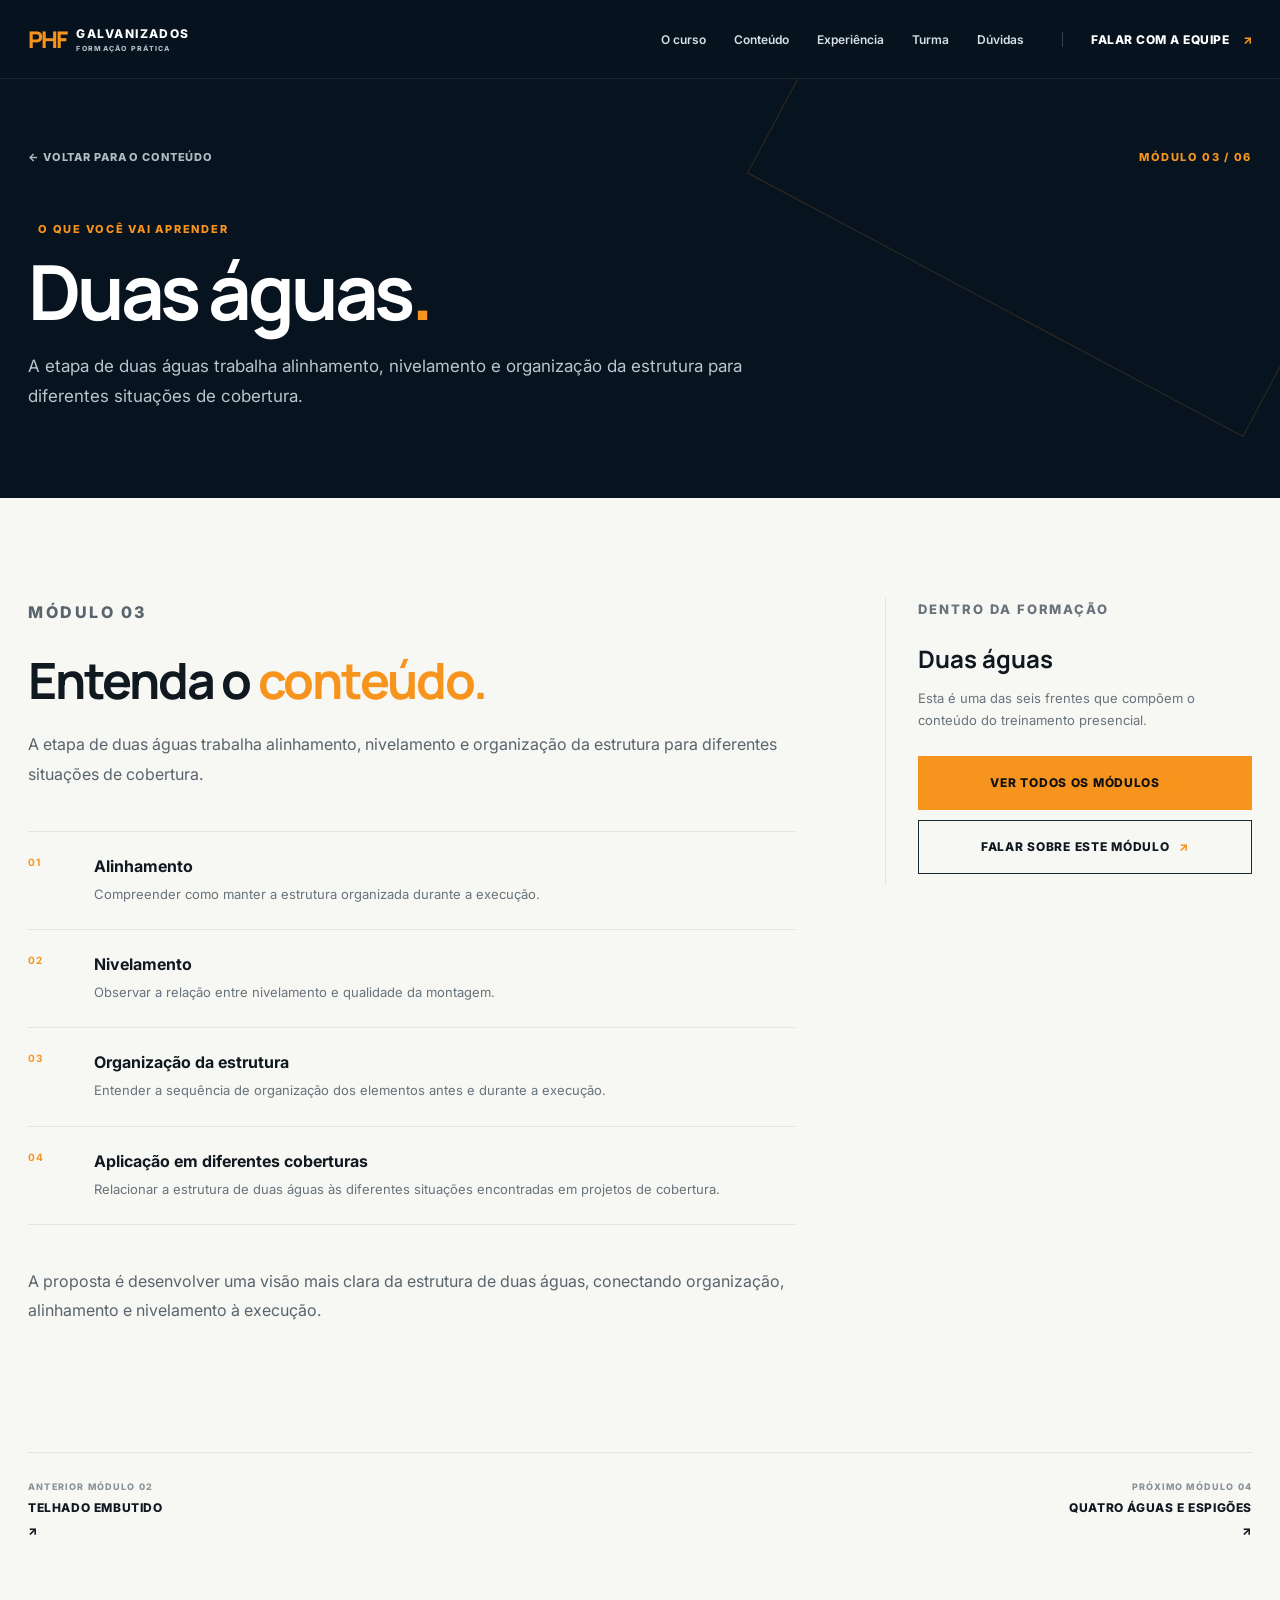
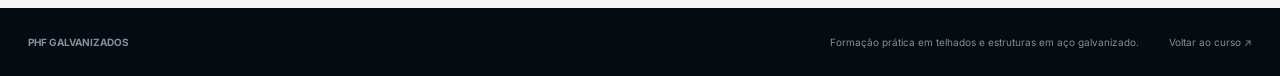
<file: conteudos/duas-aguas.html>
<!doctype html>
<html lang="pt-BR">
<head>
<meta charset="utf-8"><meta name="viewport" content="width=device-width, initial-scale=1">
<meta name="theme-color" content="#07131f">
<title>Duas águas | Curso de Telhados e Estruturas em Aço Galvanizado</title>
<meta name="description" content="Conheça em detalhes o módulo Duas águas do curso presencial de Telhados e Estruturas em Aço Galvanizado.">
<link rel="icon" href="data:image/svg+xml,%3Csvg xmlns='http://www.w3.org/2000/svg' viewBox='0 0 100 100'%3E%3Crect width='100' height='100' fill='%2307131f'/%3E%3Cpath d='M18 68 48 22l34 46H65L49 45 34 68z' fill='%23f7941d'/%3E%3C/svg%3E">
<link rel="preconnect" href="https://fonts.googleapis.com"><link rel="preconnect" href="https://fonts.gstatic.com" crossorigin>
<link href="https://fonts.googleapis.com/css2?family=Inter:wght@400;500;600;700;800&family=Manrope:wght@500;600;700;800&display=swap" rel="stylesheet">
<link rel="stylesheet" href="../css/style.css"><link rel="stylesheet" href="../css/module-detail.css">
</head>
<body class="module-detail-page">
<a class="skip-link" href="#conteudo-principal">Pular para o conteúdo</a>
<header class="site-header is-scrolled" id="site-header"><div class="header-inner container">
<a class="wordmark" href="../index.html" aria-label="Voltar para a página principal"><span class="wordmark-mark">PHF</span><span class="wordmark-text">GALVANIZADOS<small>FORMAÇÃO PRÁTICA</small></span></a>
<nav class="main-nav" aria-label="Navegação principal"><a href="../index.html#curso">O curso</a><a href="../index.html#conteudo">Conteúdo</a><a href="../index.html#experiencia">Experiência</a><a href="../index.html#turma">Turma</a><a href="../index.html#faq">Dúvidas</a></nav>
<a class="header-cta" href="https://wa.me/5514981007450?text=Ol%C3%A1%21%20Tenho%20interesse%20no%20curso%20de%20Telhados%20e%20Estruturas%20em%20A%C3%A7o%20Galvanizado." target="_blank" rel="noopener">Falar com a equipe <span>↗</span></a>
</div></header>
<main id="conteudo-principal">
<section class="module-detail-header"><div class="container">
<div class="detail-top"><a class="detail-back" href="../index.html#conteudo">← Voltar para o conteúdo</a><span class="detail-index">MÓDULO 03 / 06</span></div>
<div class="detail-hero-copy"><p class="eyebrow"><span></span>O que você vai aprender</p><h1>Duas águas<em>.</em></h1><p>A etapa de duas águas trabalha alinhamento, nivelamento e organização da estrutura para diferentes situações de cobertura.</p></div>
</div></section>
<section class="detail-content"><div class="container detail-grid">
<div class="detail-main"><p class="eyebrow">Módulo 03</p><h2>Entenda o <span>conteúdo.</span></h2><p>A etapa de duas águas trabalha alinhamento, nivelamento e organização da estrutura para diferentes situações de cobertura.</p><div class="detail-list"><div class="detail-list-item"><b>01</b><div><strong>Alinhamento</strong><p>Compreender como manter a estrutura organizada durante a execução.</p></div></div><div class="detail-list-item"><b>02</b><div><strong>Nivelamento</strong><p>Observar a relação entre nivelamento e qualidade da montagem.</p></div></div><div class="detail-list-item"><b>03</b><div><strong>Organização da estrutura</strong><p>Entender a sequência de organização dos elementos antes e durante a execução.</p></div></div><div class="detail-list-item"><b>04</b><div><strong>Aplicação em diferentes coberturas</strong><p>Relacionar a estrutura de duas águas às diferentes situações encontradas em projetos de cobertura.</p></div></div></div><p style="margin-top:42px">A proposta é desenvolver uma visão mais clara da estrutura de duas águas, conectando organização, alinhamento e nivelamento à execução.</p></div>
<aside class="detail-aside"><p class="detail-aside-label">Dentro da formação</p><h3>Duas águas</h3><p>Esta é uma das seis frentes que compõem o conteúdo do treinamento presencial.</p><a class="button button-orange" href="../index.html#conteudo">Ver todos os módulos <span>↗</span></a><a class="button button-outline-dark" href="https://wa.me/5514981007450?text=Ol%C3%A1%21%20Quero%20saber%20mais%20sobre%20o%20m%C3%B3dulo%2003%20-%20Duas águas." target="_blank" rel="noopener">Falar sobre este módulo <span>↗</span></a></aside>
</div></section>
<div class="container detail-navigation"><a class="detail-nav-link " href="telhado-embutido.html"><small>Anterior módulo 02</small>Telhado embutido <span>↗</span></a><a class="detail-nav-link next" href="quatro-aguas-e-espigoes.html"><small>Próximo módulo 04</small>Quatro águas e espigões <span>↗</span></a></div>
</main>
<footer class="footer"><div class="container footer-inner"><div class="footer-mark"><strong>PHF GALVANIZADOS</strong></div><span>Formação prática em telhados e estruturas em aço galvanizado.</span><a href="../index.html#conteudo">Voltar ao curso ↗</a></div></footer>
</body></html>
</file>
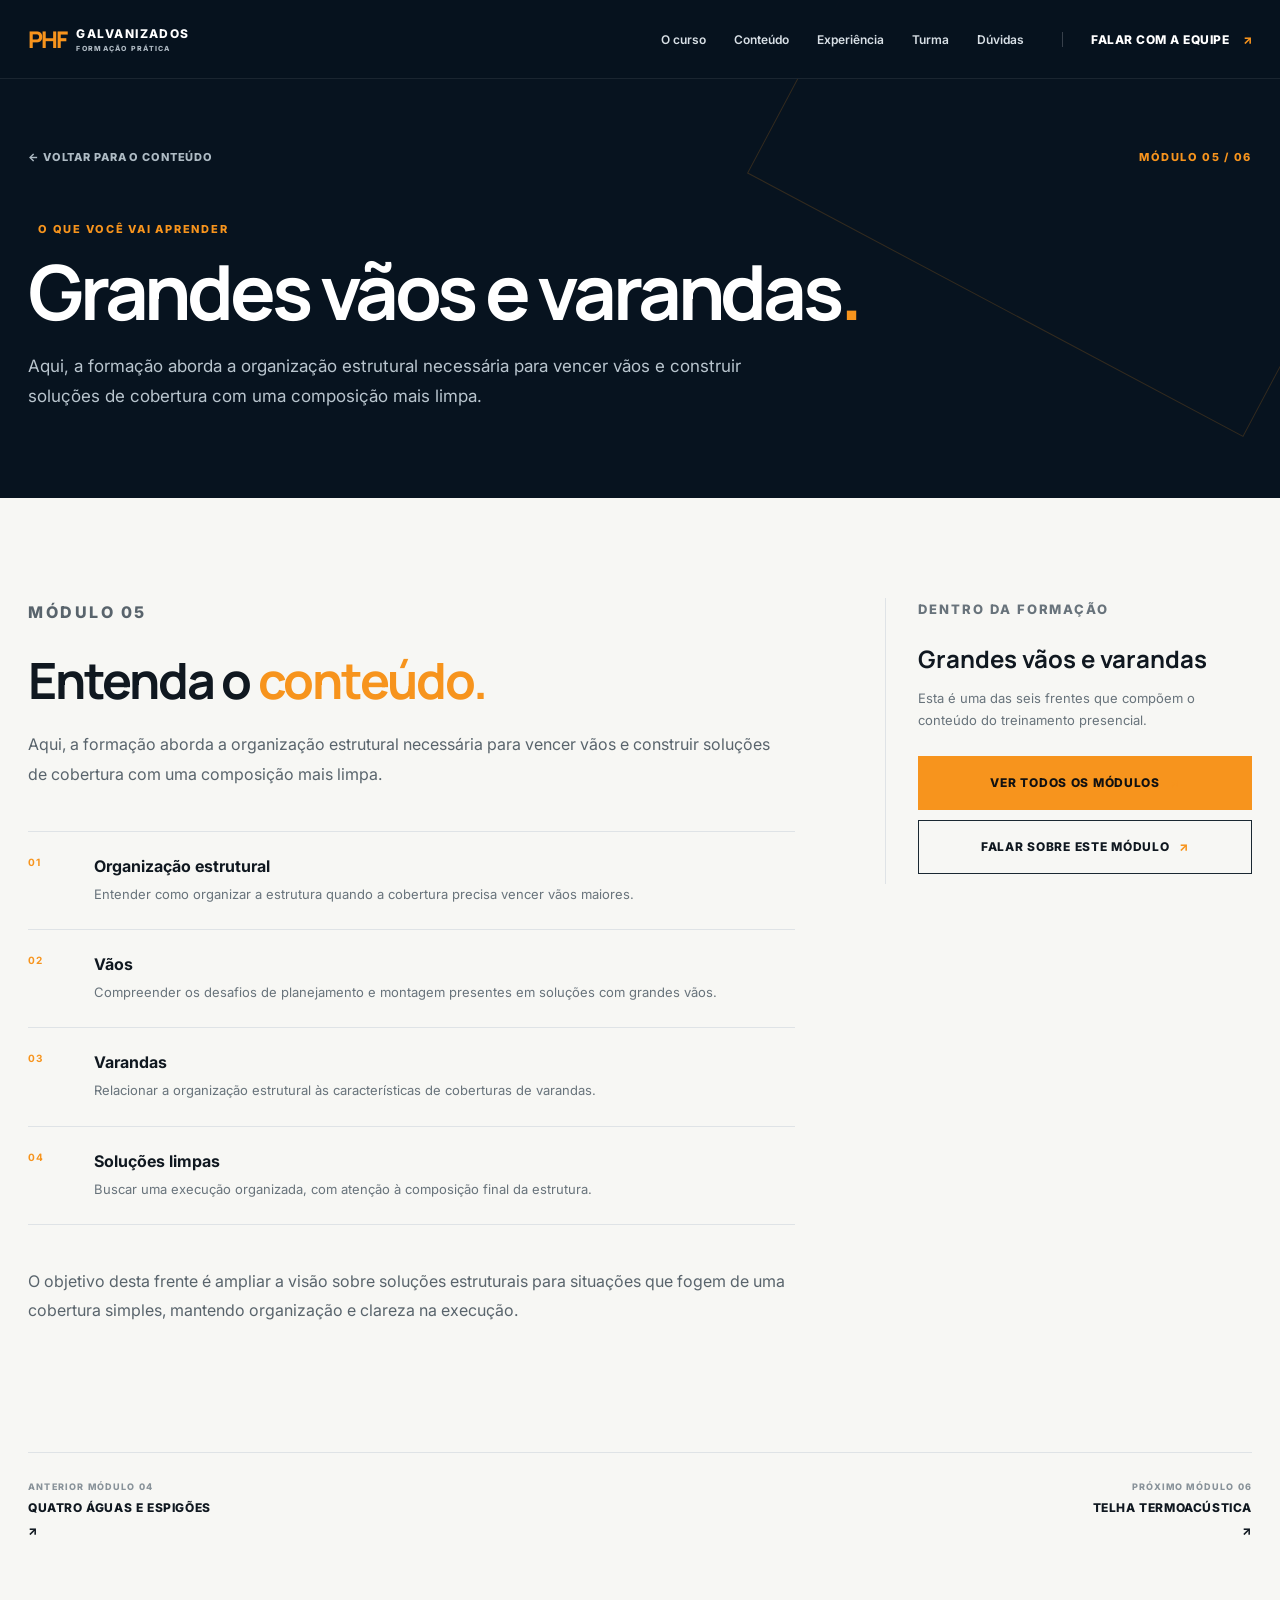
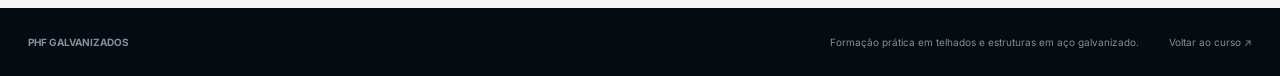
<file: conteudos/grandes-vaos-e-varandas.html>
<!doctype html>
<html lang="pt-BR">
<head>
<meta charset="utf-8"><meta name="viewport" content="width=device-width, initial-scale=1">
<meta name="theme-color" content="#07131f">
<title>Grandes vãos e varandas | Curso de Telhados e Estruturas em Aço Galvanizado</title>
<meta name="description" content="Conheça em detalhes o módulo Grandes vãos e varandas do curso presencial de Telhados e Estruturas em Aço Galvanizado.">
<link rel="icon" href="data:image/svg+xml,%3Csvg xmlns='http://www.w3.org/2000/svg' viewBox='0 0 100 100'%3E%3Crect width='100' height='100' fill='%2307131f'/%3E%3Cpath d='M18 68 48 22l34 46H65L49 45 34 68z' fill='%23f7941d'/%3E%3C/svg%3E">
<link rel="preconnect" href="https://fonts.googleapis.com"><link rel="preconnect" href="https://fonts.gstatic.com" crossorigin>
<link href="https://fonts.googleapis.com/css2?family=Inter:wght@400;500;600;700;800&family=Manrope:wght@500;600;700;800&display=swap" rel="stylesheet">
<link rel="stylesheet" href="../css/style.css"><link rel="stylesheet" href="../css/module-detail.css">
</head>
<body class="module-detail-page">
<a class="skip-link" href="#conteudo-principal">Pular para o conteúdo</a>
<header class="site-header is-scrolled" id="site-header"><div class="header-inner container">
<a class="wordmark" href="../index.html" aria-label="Voltar para a página principal"><span class="wordmark-mark">PHF</span><span class="wordmark-text">GALVANIZADOS<small>FORMAÇÃO PRÁTICA</small></span></a>
<nav class="main-nav" aria-label="Navegação principal"><a href="../index.html#curso">O curso</a><a href="../index.html#conteudo">Conteúdo</a><a href="../index.html#experiencia">Experiência</a><a href="../index.html#turma">Turma</a><a href="../index.html#faq">Dúvidas</a></nav>
<a class="header-cta" href="https://wa.me/5514981007450?text=Ol%C3%A1%21%20Tenho%20interesse%20no%20curso%20de%20Telhados%20e%20Estruturas%20em%20A%C3%A7o%20Galvanizado." target="_blank" rel="noopener">Falar com a equipe <span>↗</span></a>
</div></header>
<main id="conteudo-principal">
<section class="module-detail-header"><div class="container">
<div class="detail-top"><a class="detail-back" href="../index.html#conteudo">← Voltar para o conteúdo</a><span class="detail-index">MÓDULO 05 / 06</span></div>
<div class="detail-hero-copy"><p class="eyebrow"><span></span>O que você vai aprender</p><h1>Grandes vãos e varandas<em>.</em></h1><p>Aqui, a formação aborda a organização estrutural necessária para vencer vãos e construir soluções de cobertura com uma composição mais limpa.</p></div>
</div></section>
<section class="detail-content"><div class="container detail-grid">
<div class="detail-main"><p class="eyebrow">Módulo 05</p><h2>Entenda o <span>conteúdo.</span></h2><p>Aqui, a formação aborda a organização estrutural necessária para vencer vãos e construir soluções de cobertura com uma composição mais limpa.</p><div class="detail-list"><div class="detail-list-item"><b>01</b><div><strong>Organização estrutural</strong><p>Entender como organizar a estrutura quando a cobertura precisa vencer vãos maiores.</p></div></div><div class="detail-list-item"><b>02</b><div><strong>Vãos</strong><p>Compreender os desafios de planejamento e montagem presentes em soluções com grandes vãos.</p></div></div><div class="detail-list-item"><b>03</b><div><strong>Varandas</strong><p>Relacionar a organização estrutural às características de coberturas de varandas.</p></div></div><div class="detail-list-item"><b>04</b><div><strong>Soluções limpas</strong><p>Buscar uma execução organizada, com atenção à composição final da estrutura.</p></div></div></div><p style="margin-top:42px">O objetivo desta frente é ampliar a visão sobre soluções estruturais para situações que fogem de uma cobertura simples, mantendo organização e clareza na execução.</p></div>
<aside class="detail-aside"><p class="detail-aside-label">Dentro da formação</p><h3>Grandes vãos e varandas</h3><p>Esta é uma das seis frentes que compõem o conteúdo do treinamento presencial.</p><a class="button button-orange" href="../index.html#conteudo">Ver todos os módulos <span>↗</span></a><a class="button button-outline-dark" href="https://wa.me/5514981007450?text=Ol%C3%A1%21%20Quero%20saber%20mais%20sobre%20o%20m%C3%B3dulo%2005%20-%20Grandes vãos e varandas." target="_blank" rel="noopener">Falar sobre este módulo <span>↗</span></a></aside>
</div></section>
<div class="container detail-navigation"><a class="detail-nav-link " href="quatro-aguas-e-espigoes.html"><small>Anterior módulo 04</small>Quatro águas e espigões <span>↗</span></a><a class="detail-nav-link next" href="telha-termoacustica.html"><small>Próximo módulo 06</small>Telha termoacústica <span>↗</span></a></div>
</main>
<footer class="footer"><div class="container footer-inner"><div class="footer-mark"><strong>PHF GALVANIZADOS</strong></div><span>Formação prática em telhados e estruturas em aço galvanizado.</span><a href="../index.html#conteudo">Voltar ao curso ↗</a></div></footer>
</body></html>
</file>
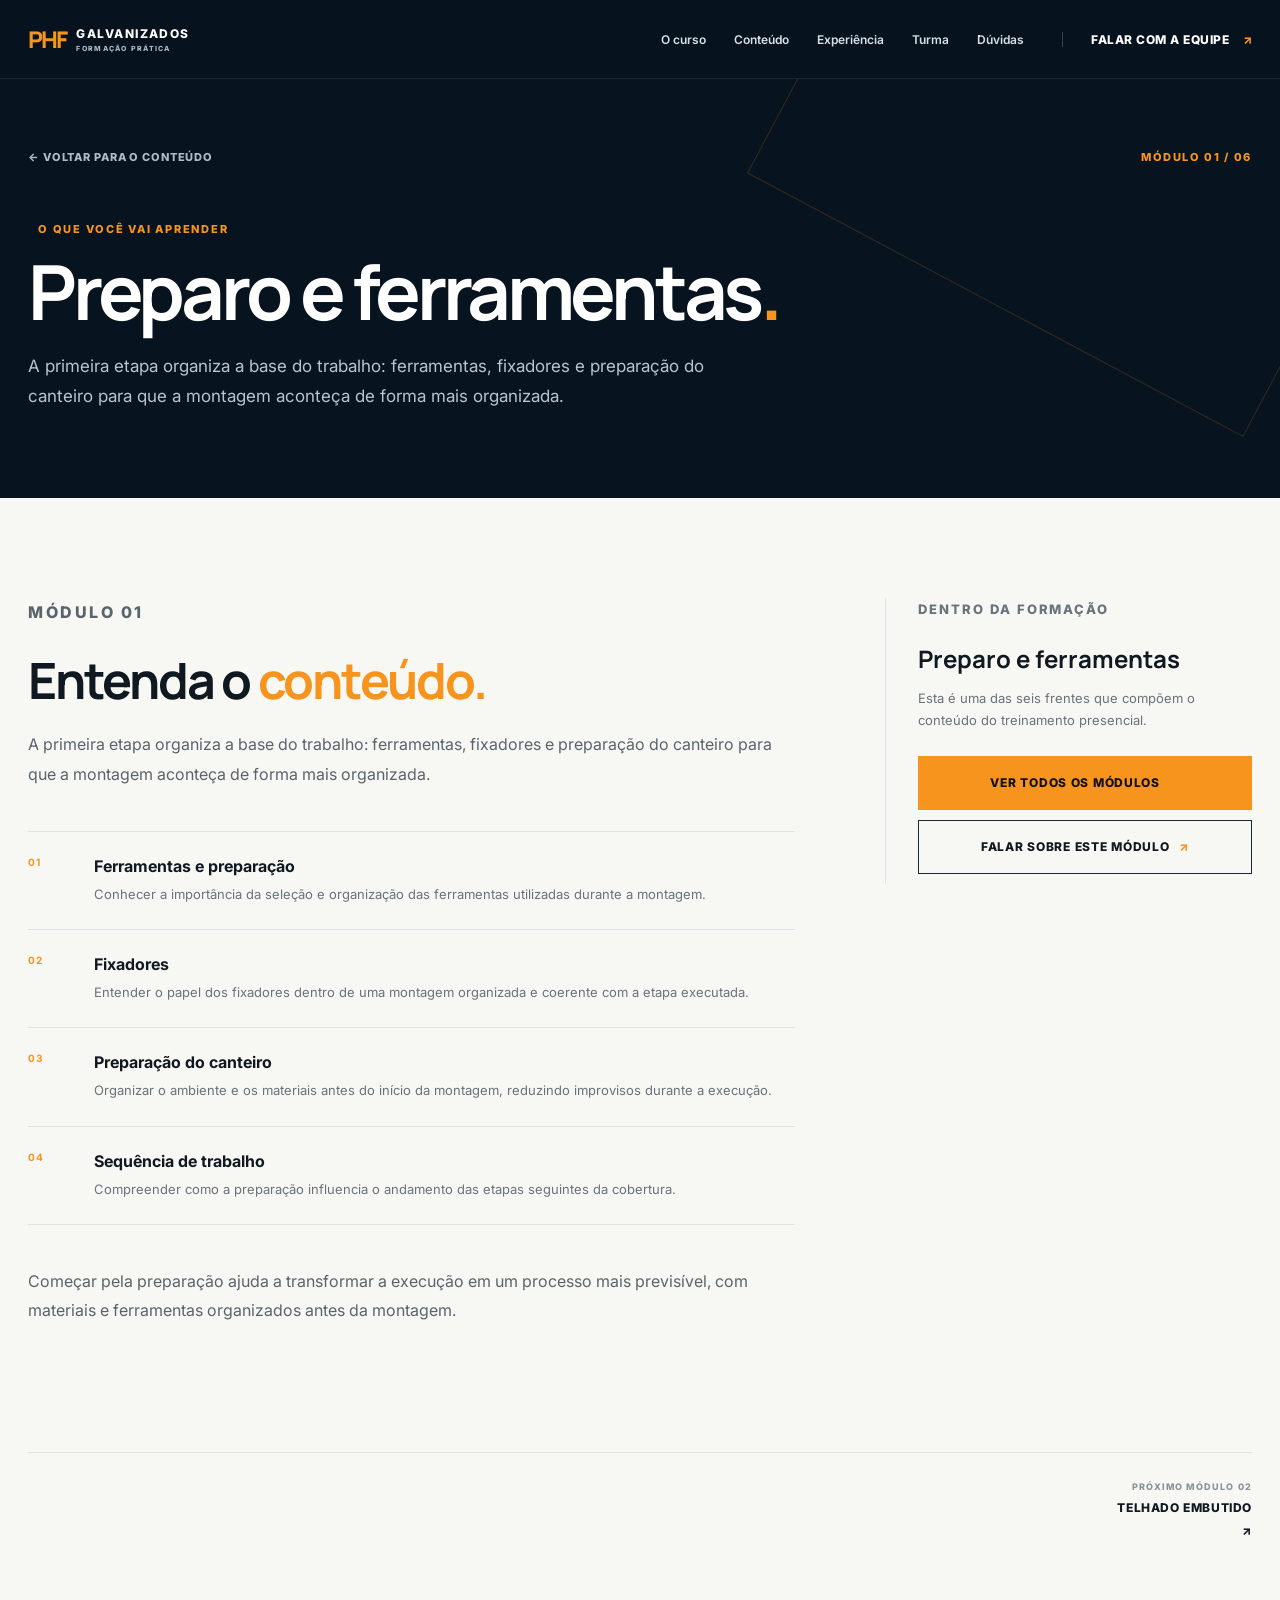
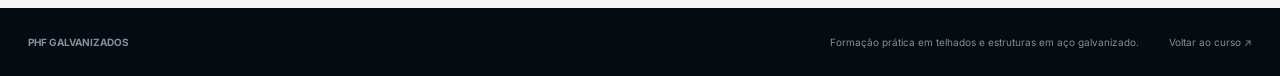
<file: conteudos/preparo-e-ferramentas.html>
<!doctype html>
<html lang="pt-BR">
<head>
<meta charset="utf-8"><meta name="viewport" content="width=device-width, initial-scale=1">
<meta name="theme-color" content="#07131f">
<title>Preparo e ferramentas | Curso de Telhados e Estruturas em Aço Galvanizado</title>
<meta name="description" content="Conheça em detalhes o módulo Preparo e ferramentas do curso presencial de Telhados e Estruturas em Aço Galvanizado.">
<link rel="icon" href="data:image/svg+xml,%3Csvg xmlns='http://www.w3.org/2000/svg' viewBox='0 0 100 100'%3E%3Crect width='100' height='100' fill='%2307131f'/%3E%3Cpath d='M18 68 48 22l34 46H65L49 45 34 68z' fill='%23f7941d'/%3E%3C/svg%3E">
<link rel="preconnect" href="https://fonts.googleapis.com"><link rel="preconnect" href="https://fonts.gstatic.com" crossorigin>
<link href="https://fonts.googleapis.com/css2?family=Inter:wght@400;500;600;700;800&family=Manrope:wght@500;600;700;800&display=swap" rel="stylesheet">
<link rel="stylesheet" href="../css/style.css"><link rel="stylesheet" href="../css/module-detail.css">
</head>
<body class="module-detail-page">
<a class="skip-link" href="#conteudo-principal">Pular para o conteúdo</a>
<header class="site-header is-scrolled" id="site-header"><div class="header-inner container">
<a class="wordmark" href="../index.html" aria-label="Voltar para a página principal"><span class="wordmark-mark">PHF</span><span class="wordmark-text">GALVANIZADOS<small>FORMAÇÃO PRÁTICA</small></span></a>
<nav class="main-nav" aria-label="Navegação principal"><a href="../index.html#curso">O curso</a><a href="../index.html#conteudo">Conteúdo</a><a href="../index.html#experiencia">Experiência</a><a href="../index.html#turma">Turma</a><a href="../index.html#faq">Dúvidas</a></nav>
<a class="header-cta" href="https://wa.me/5514981007450?text=Ol%C3%A1%21%20Tenho%20interesse%20no%20curso%20de%20Telhados%20e%20Estruturas%20em%20A%C3%A7o%20Galvanizado." target="_blank" rel="noopener">Falar com a equipe <span>↗</span></a>
</div></header>
<main id="conteudo-principal">
<section class="module-detail-header"><div class="container">
<div class="detail-top"><a class="detail-back" href="../index.html#conteudo">← Voltar para o conteúdo</a><span class="detail-index">MÓDULO 01 / 06</span></div>
<div class="detail-hero-copy"><p class="eyebrow"><span></span>O que você vai aprender</p><h1>Preparo e ferramentas<em>.</em></h1><p>A primeira etapa organiza a base do trabalho: ferramentas, fixadores e preparação do canteiro para que a montagem aconteça de forma mais organizada.</p></div>
</div></section>
<section class="detail-content"><div class="container detail-grid">
<div class="detail-main"><p class="eyebrow">Módulo 01</p><h2>Entenda o <span>conteúdo.</span></h2><p>A primeira etapa organiza a base do trabalho: ferramentas, fixadores e preparação do canteiro para que a montagem aconteça de forma mais organizada.</p><div class="detail-list"><div class="detail-list-item"><b>01</b><div><strong>Ferramentas e preparação</strong><p>Conhecer a importância da seleção e organização das ferramentas utilizadas durante a montagem.</p></div></div><div class="detail-list-item"><b>02</b><div><strong>Fixadores</strong><p>Entender o papel dos fixadores dentro de uma montagem organizada e coerente com a etapa executada.</p></div></div><div class="detail-list-item"><b>03</b><div><strong>Preparação do canteiro</strong><p>Organizar o ambiente e os materiais antes do início da montagem, reduzindo improvisos durante a execução.</p></div></div><div class="detail-list-item"><b>04</b><div><strong>Sequência de trabalho</strong><p>Compreender como a preparação influencia o andamento das etapas seguintes da cobertura.</p></div></div></div><p style="margin-top:42px">Começar pela preparação ajuda a transformar a execução em um processo mais previsível, com materiais e ferramentas organizados antes da montagem.</p></div>
<aside class="detail-aside"><p class="detail-aside-label">Dentro da formação</p><h3>Preparo e ferramentas</h3><p>Esta é uma das seis frentes que compõem o conteúdo do treinamento presencial.</p><a class="button button-orange" href="../index.html#conteudo">Ver todos os módulos <span>↗</span></a><a class="button button-outline-dark" href="https://wa.me/5514981007450?text=Ol%C3%A1%21%20Quero%20saber%20mais%20sobre%20o%20m%C3%B3dulo%2001%20-%20Preparo e ferramentas." target="_blank" rel="noopener">Falar sobre este módulo <span>↗</span></a></aside>
</div></section>
<div class="container detail-navigation"><a class="detail-nav-link next" href="telhado-embutido.html"><small>Próximo módulo 02</small>Telhado embutido <span>↗</span></a></div>
</main>
<footer class="footer"><div class="container footer-inner"><div class="footer-mark"><strong>PHF GALVANIZADOS</strong></div><span>Formação prática em telhados e estruturas em aço galvanizado.</span><a href="../index.html#conteudo">Voltar ao curso ↗</a></div></footer>
</body></html>
</file>
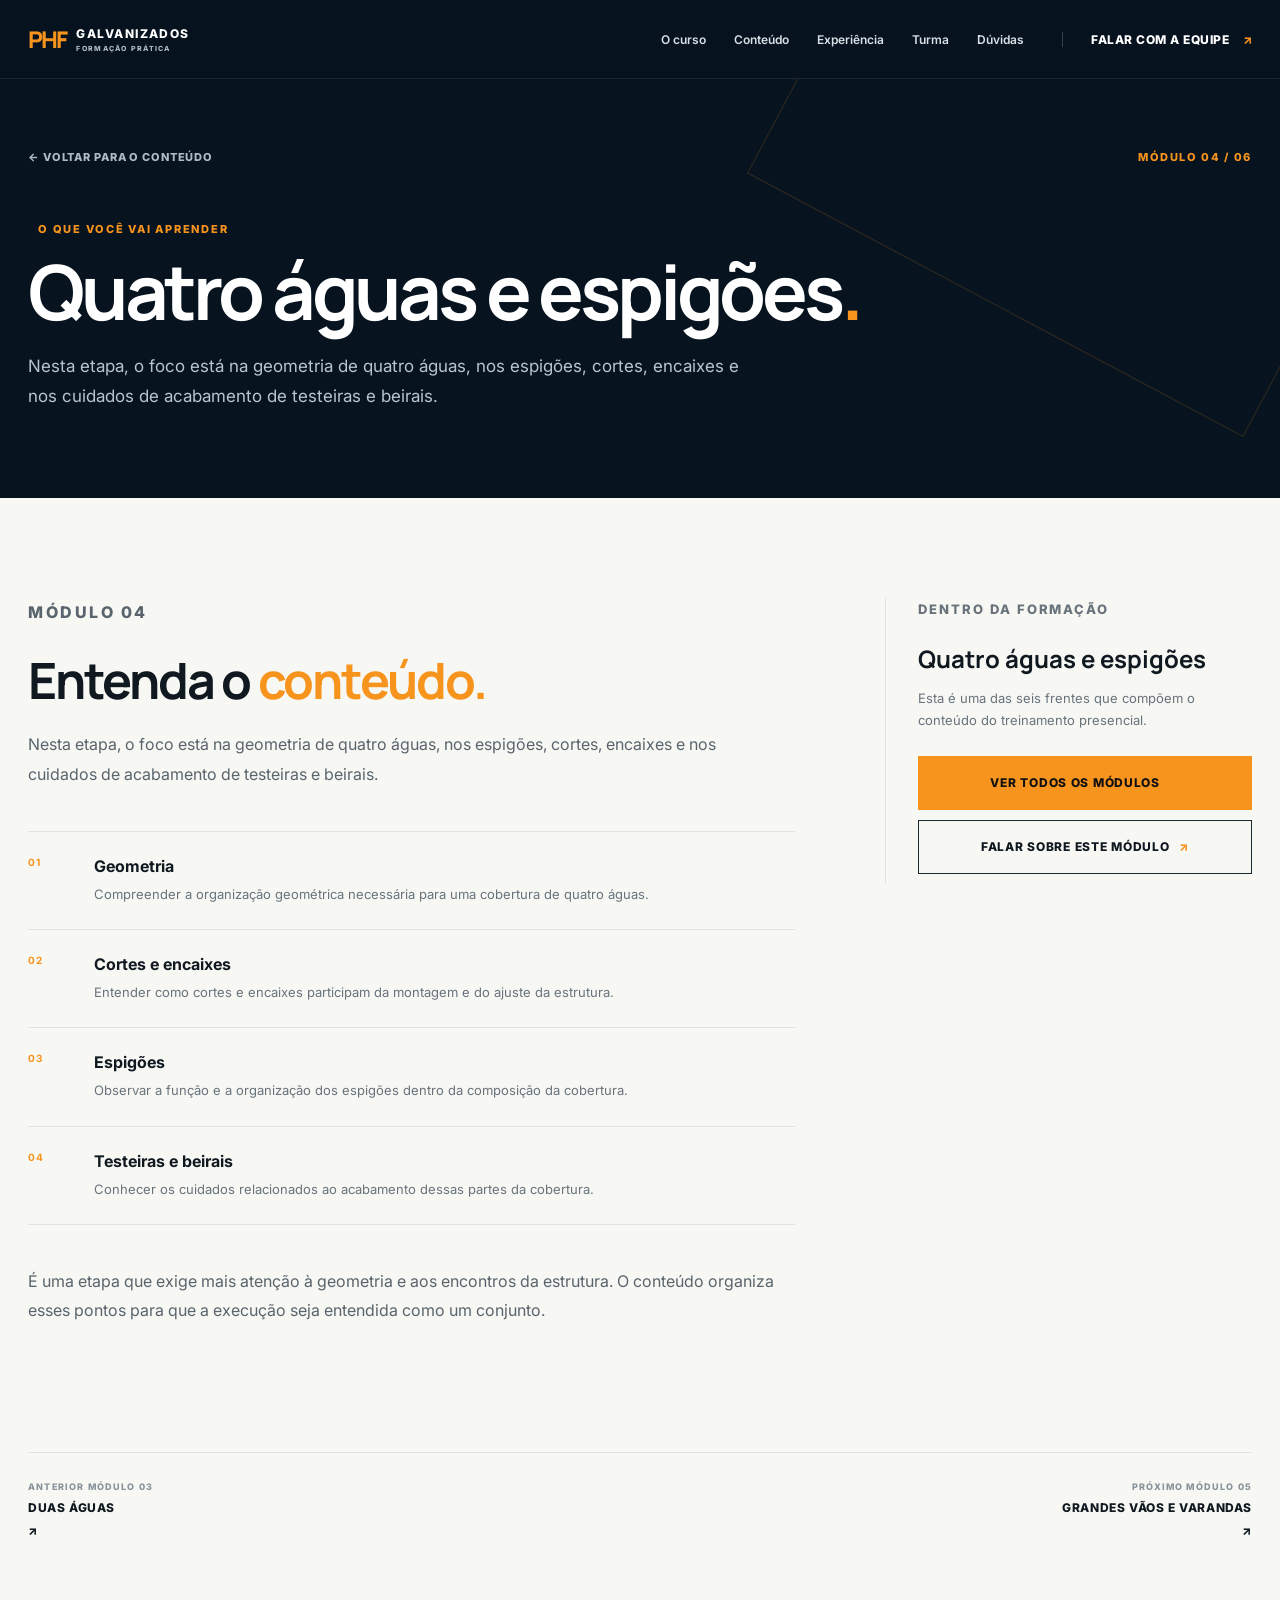
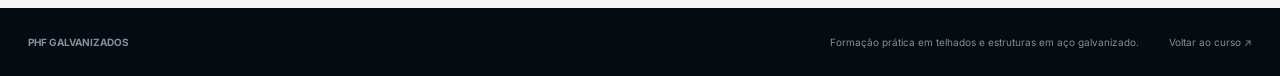
<file: conteudos/quatro-aguas-e-espigoes.html>
<!doctype html>
<html lang="pt-BR">
<head>
<meta charset="utf-8"><meta name="viewport" content="width=device-width, initial-scale=1">
<meta name="theme-color" content="#07131f">
<title>Quatro águas e espigões | Curso de Telhados e Estruturas em Aço Galvanizado</title>
<meta name="description" content="Conheça em detalhes o módulo Quatro águas e espigões do curso presencial de Telhados e Estruturas em Aço Galvanizado.">
<link rel="icon" href="data:image/svg+xml,%3Csvg xmlns='http://www.w3.org/2000/svg' viewBox='0 0 100 100'%3E%3Crect width='100' height='100' fill='%2307131f'/%3E%3Cpath d='M18 68 48 22l34 46H65L49 45 34 68z' fill='%23f7941d'/%3E%3C/svg%3E">
<link rel="preconnect" href="https://fonts.googleapis.com"><link rel="preconnect" href="https://fonts.gstatic.com" crossorigin>
<link href="https://fonts.googleapis.com/css2?family=Inter:wght@400;500;600;700;800&family=Manrope:wght@500;600;700;800&display=swap" rel="stylesheet">
<link rel="stylesheet" href="../css/style.css"><link rel="stylesheet" href="../css/module-detail.css">
</head>
<body class="module-detail-page">
<a class="skip-link" href="#conteudo-principal">Pular para o conteúdo</a>
<header class="site-header is-scrolled" id="site-header"><div class="header-inner container">
<a class="wordmark" href="../index.html" aria-label="Voltar para a página principal"><span class="wordmark-mark">PHF</span><span class="wordmark-text">GALVANIZADOS<small>FORMAÇÃO PRÁTICA</small></span></a>
<nav class="main-nav" aria-label="Navegação principal"><a href="../index.html#curso">O curso</a><a href="../index.html#conteudo">Conteúdo</a><a href="../index.html#experiencia">Experiência</a><a href="../index.html#turma">Turma</a><a href="../index.html#faq">Dúvidas</a></nav>
<a class="header-cta" href="https://wa.me/5514981007450?text=Ol%C3%A1%21%20Tenho%20interesse%20no%20curso%20de%20Telhados%20e%20Estruturas%20em%20A%C3%A7o%20Galvanizado." target="_blank" rel="noopener">Falar com a equipe <span>↗</span></a>
</div></header>
<main id="conteudo-principal">
<section class="module-detail-header"><div class="container">
<div class="detail-top"><a class="detail-back" href="../index.html#conteudo">← Voltar para o conteúdo</a><span class="detail-index">MÓDULO 04 / 06</span></div>
<div class="detail-hero-copy"><p class="eyebrow"><span></span>O que você vai aprender</p><h1>Quatro águas e espigões<em>.</em></h1><p>Nesta etapa, o foco está na geometria de quatro águas, nos espigões, cortes, encaixes e nos cuidados de acabamento de testeiras e beirais.</p></div>
</div></section>
<section class="detail-content"><div class="container detail-grid">
<div class="detail-main"><p class="eyebrow">Módulo 04</p><h2>Entenda o <span>conteúdo.</span></h2><p>Nesta etapa, o foco está na geometria de quatro águas, nos espigões, cortes, encaixes e nos cuidados de acabamento de testeiras e beirais.</p><div class="detail-list"><div class="detail-list-item"><b>01</b><div><strong>Geometria</strong><p>Compreender a organização geométrica necessária para uma cobertura de quatro águas.</p></div></div><div class="detail-list-item"><b>02</b><div><strong>Cortes e encaixes</strong><p>Entender como cortes e encaixes participam da montagem e do ajuste da estrutura.</p></div></div><div class="detail-list-item"><b>03</b><div><strong>Espigões</strong><p>Observar a função e a organização dos espigões dentro da composição da cobertura.</p></div></div><div class="detail-list-item"><b>04</b><div><strong>Testeiras e beirais</strong><p>Conhecer os cuidados relacionados ao acabamento dessas partes da cobertura.</p></div></div></div><p style="margin-top:42px">É uma etapa que exige mais atenção à geometria e aos encontros da estrutura. O conteúdo organiza esses pontos para que a execução seja entendida como um conjunto.</p></div>
<aside class="detail-aside"><p class="detail-aside-label">Dentro da formação</p><h3>Quatro águas e espigões</h3><p>Esta é uma das seis frentes que compõem o conteúdo do treinamento presencial.</p><a class="button button-orange" href="../index.html#conteudo">Ver todos os módulos <span>↗</span></a><a class="button button-outline-dark" href="https://wa.me/5514981007450?text=Ol%C3%A1%21%20Quero%20saber%20mais%20sobre%20o%20m%C3%B3dulo%2004%20-%20Quatro águas e espigões." target="_blank" rel="noopener">Falar sobre este módulo <span>↗</span></a></aside>
</div></section>
<div class="container detail-navigation"><a class="detail-nav-link " href="duas-aguas.html"><small>Anterior módulo 03</small>Duas águas <span>↗</span></a><a class="detail-nav-link next" href="grandes-vaos-e-varandas.html"><small>Próximo módulo 05</small>Grandes vãos e varandas <span>↗</span></a></div>
</main>
<footer class="footer"><div class="container footer-inner"><div class="footer-mark"><strong>PHF GALVANIZADOS</strong></div><span>Formação prática em telhados e estruturas em aço galvanizado.</span><a href="../index.html#conteudo">Voltar ao curso ↗</a></div></footer>
</body></html>
</file>
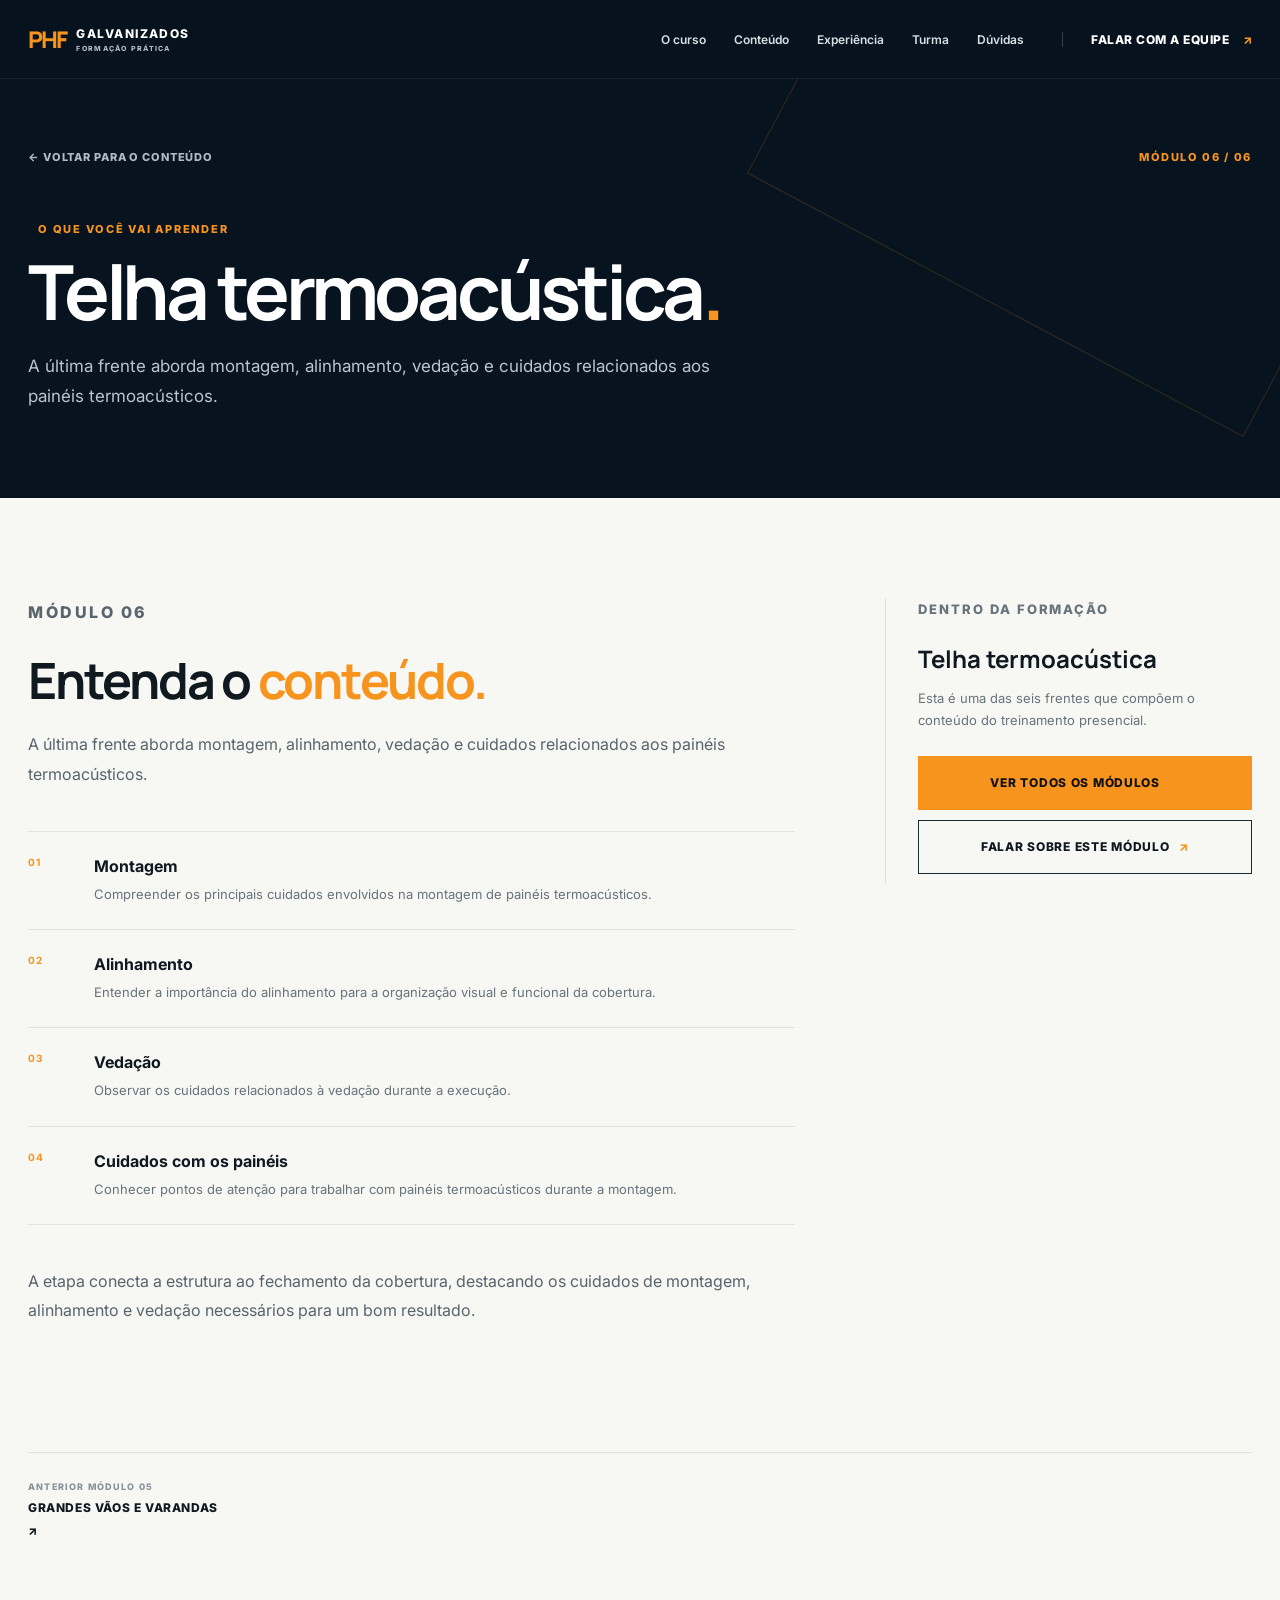
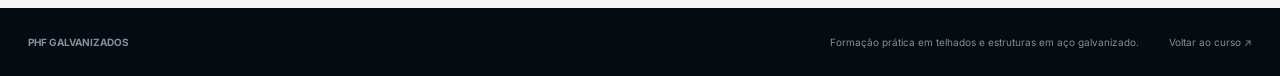
<file: conteudos/telha-termoacustica.html>
<!doctype html>
<html lang="pt-BR">
<head>
<meta charset="utf-8"><meta name="viewport" content="width=device-width, initial-scale=1">
<meta name="theme-color" content="#07131f">
<title>Telha termoacústica | Curso de Telhados e Estruturas em Aço Galvanizado</title>
<meta name="description" content="Conheça em detalhes o módulo Telha termoacústica do curso presencial de Telhados e Estruturas em Aço Galvanizado.">
<link rel="icon" href="data:image/svg+xml,%3Csvg xmlns='http://www.w3.org/2000/svg' viewBox='0 0 100 100'%3E%3Crect width='100' height='100' fill='%2307131f'/%3E%3Cpath d='M18 68 48 22l34 46H65L49 45 34 68z' fill='%23f7941d'/%3E%3C/svg%3E">
<link rel="preconnect" href="https://fonts.googleapis.com"><link rel="preconnect" href="https://fonts.gstatic.com" crossorigin>
<link href="https://fonts.googleapis.com/css2?family=Inter:wght@400;500;600;700;800&family=Manrope:wght@500;600;700;800&display=swap" rel="stylesheet">
<link rel="stylesheet" href="../css/style.css"><link rel="stylesheet" href="../css/module-detail.css">
</head>
<body class="module-detail-page">
<a class="skip-link" href="#conteudo-principal">Pular para o conteúdo</a>
<header class="site-header is-scrolled" id="site-header"><div class="header-inner container">
<a class="wordmark" href="../index.html" aria-label="Voltar para a página principal"><span class="wordmark-mark">PHF</span><span class="wordmark-text">GALVANIZADOS<small>FORMAÇÃO PRÁTICA</small></span></a>
<nav class="main-nav" aria-label="Navegação principal"><a href="../index.html#curso">O curso</a><a href="../index.html#conteudo">Conteúdo</a><a href="../index.html#experiencia">Experiência</a><a href="../index.html#turma">Turma</a><a href="../index.html#faq">Dúvidas</a></nav>
<a class="header-cta" href="https://wa.me/5514981007450?text=Ol%C3%A1%21%20Tenho%20interesse%20no%20curso%20de%20Telhados%20e%20Estruturas%20em%20A%C3%A7o%20Galvanizado." target="_blank" rel="noopener">Falar com a equipe <span>↗</span></a>
</div></header>
<main id="conteudo-principal">
<section class="module-detail-header"><div class="container">
<div class="detail-top"><a class="detail-back" href="../index.html#conteudo">← Voltar para o conteúdo</a><span class="detail-index">MÓDULO 06 / 06</span></div>
<div class="detail-hero-copy"><p class="eyebrow"><span></span>O que você vai aprender</p><h1>Telha termoacústica<em>.</em></h1><p>A última frente aborda montagem, alinhamento, vedação e cuidados relacionados aos painéis termoacústicos.</p></div>
</div></section>
<section class="detail-content"><div class="container detail-grid">
<div class="detail-main"><p class="eyebrow">Módulo 06</p><h2>Entenda o <span>conteúdo.</span></h2><p>A última frente aborda montagem, alinhamento, vedação e cuidados relacionados aos painéis termoacústicos.</p><div class="detail-list"><div class="detail-list-item"><b>01</b><div><strong>Montagem</strong><p>Compreender os principais cuidados envolvidos na montagem de painéis termoacústicos.</p></div></div><div class="detail-list-item"><b>02</b><div><strong>Alinhamento</strong><p>Entender a importância do alinhamento para a organização visual e funcional da cobertura.</p></div></div><div class="detail-list-item"><b>03</b><div><strong>Vedação</strong><p>Observar os cuidados relacionados à vedação durante a execução.</p></div></div><div class="detail-list-item"><b>04</b><div><strong>Cuidados com os painéis</strong><p>Conhecer pontos de atenção para trabalhar com painéis termoacústicos durante a montagem.</p></div></div></div><p style="margin-top:42px">A etapa conecta a estrutura ao fechamento da cobertura, destacando os cuidados de montagem, alinhamento e vedação necessários para um bom resultado.</p></div>
<aside class="detail-aside"><p class="detail-aside-label">Dentro da formação</p><h3>Telha termoacústica</h3><p>Esta é uma das seis frentes que compõem o conteúdo do treinamento presencial.</p><a class="button button-orange" href="../index.html#conteudo">Ver todos os módulos <span>↗</span></a><a class="button button-outline-dark" href="https://wa.me/5514981007450?text=Ol%C3%A1%21%20Quero%20saber%20mais%20sobre%20o%20m%C3%B3dulo%2006%20-%20Telha termoacústica." target="_blank" rel="noopener">Falar sobre este módulo <span>↗</span></a></aside>
</div></section>
<div class="container detail-navigation"><a class="detail-nav-link " href="grandes-vaos-e-varandas.html"><small>Anterior módulo 05</small>Grandes vãos e varandas <span>↗</span></a></div>
</main>
<footer class="footer"><div class="container footer-inner"><div class="footer-mark"><strong>PHF GALVANIZADOS</strong></div><span>Formação prática em telhados e estruturas em aço galvanizado.</span><a href="../index.html#conteudo">Voltar ao curso ↗</a></div></footer>
</body></html>
</file>
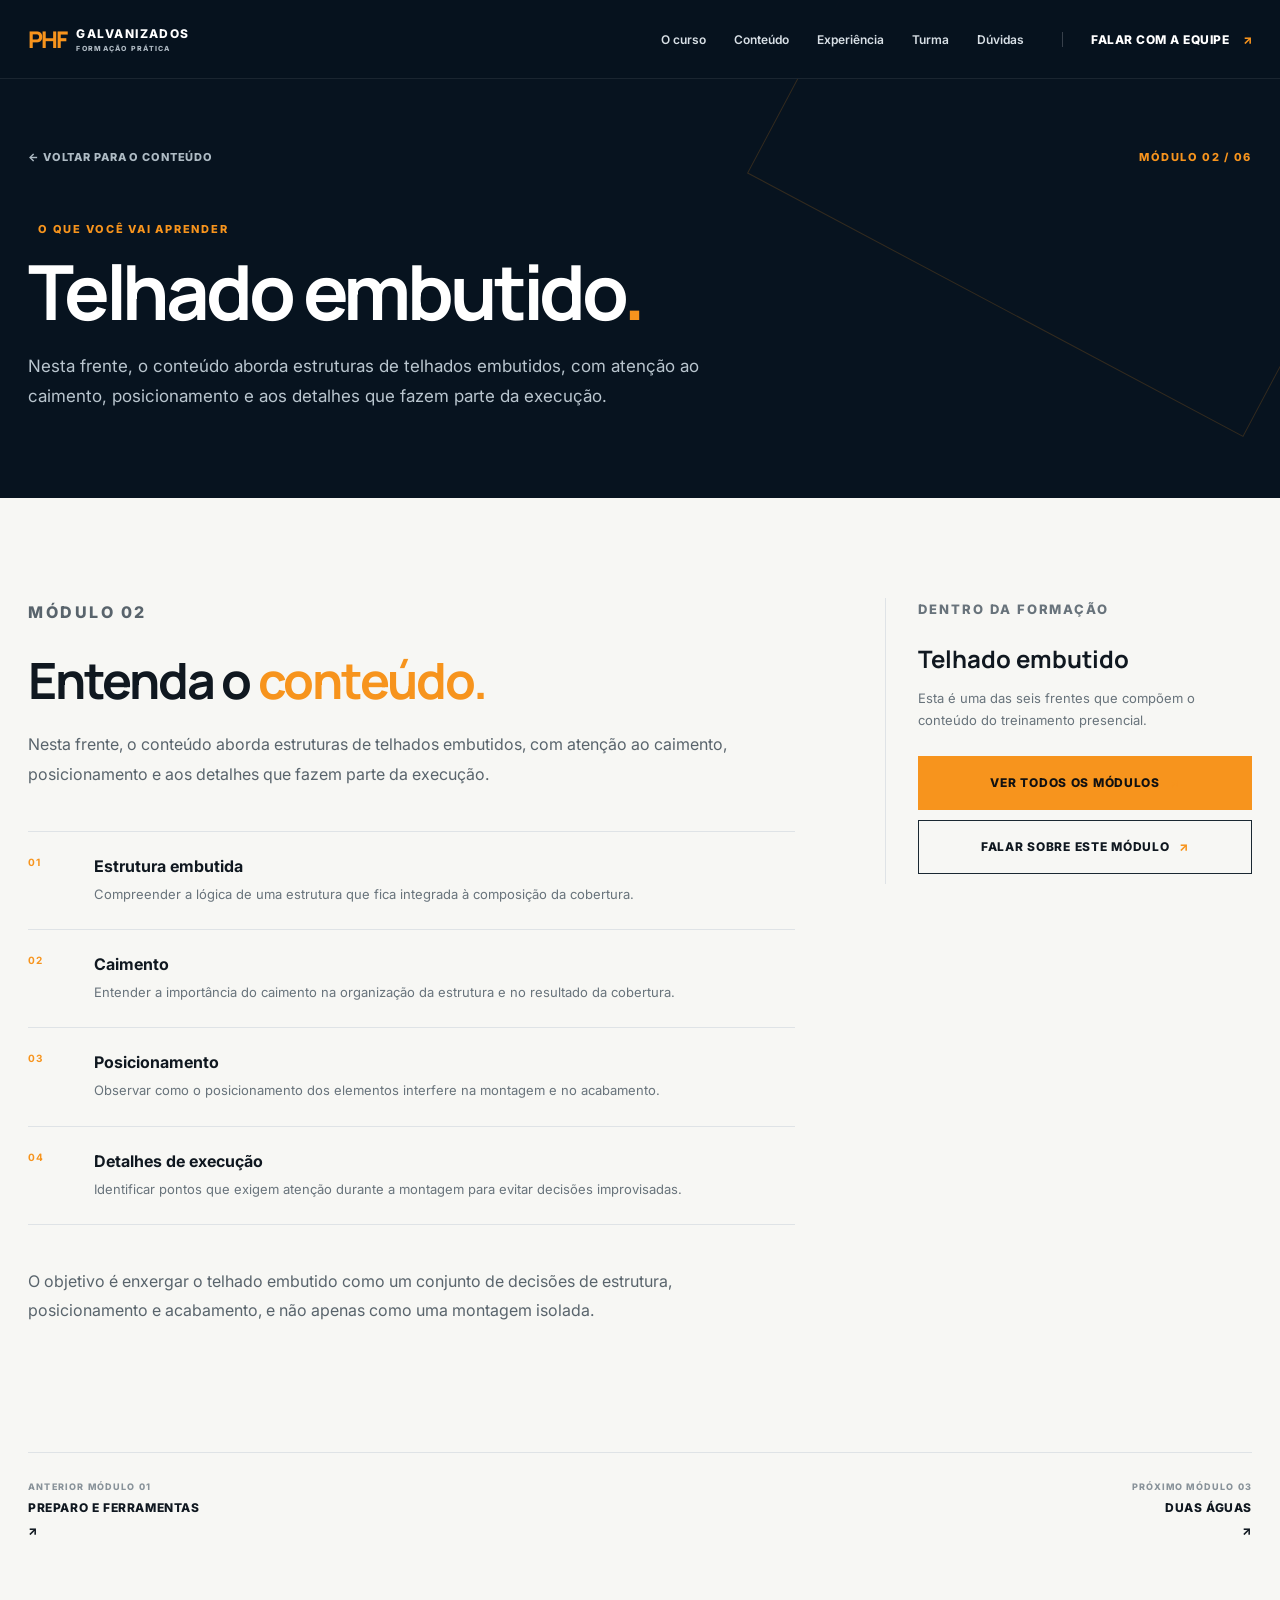
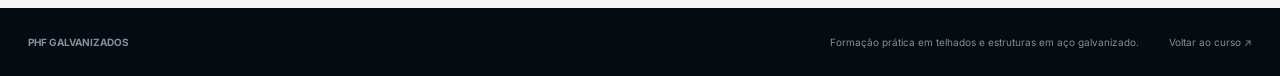
<file: conteudos/telhado-embutido.html>
<!doctype html>
<html lang="pt-BR">
<head>
<meta charset="utf-8"><meta name="viewport" content="width=device-width, initial-scale=1">
<meta name="theme-color" content="#07131f">
<title>Telhado embutido | Curso de Telhados e Estruturas em Aço Galvanizado</title>
<meta name="description" content="Conheça em detalhes o módulo Telhado embutido do curso presencial de Telhados e Estruturas em Aço Galvanizado.">
<link rel="icon" href="data:image/svg+xml,%3Csvg xmlns='http://www.w3.org/2000/svg' viewBox='0 0 100 100'%3E%3Crect width='100' height='100' fill='%2307131f'/%3E%3Cpath d='M18 68 48 22l34 46H65L49 45 34 68z' fill='%23f7941d'/%3E%3C/svg%3E">
<link rel="preconnect" href="https://fonts.googleapis.com"><link rel="preconnect" href="https://fonts.gstatic.com" crossorigin>
<link href="https://fonts.googleapis.com/css2?family=Inter:wght@400;500;600;700;800&family=Manrope:wght@500;600;700;800&display=swap" rel="stylesheet">
<link rel="stylesheet" href="../css/style.css"><link rel="stylesheet" href="../css/module-detail.css">
</head>
<body class="module-detail-page">
<a class="skip-link" href="#conteudo-principal">Pular para o conteúdo</a>
<header class="site-header is-scrolled" id="site-header"><div class="header-inner container">
<a class="wordmark" href="../index.html" aria-label="Voltar para a página principal"><span class="wordmark-mark">PHF</span><span class="wordmark-text">GALVANIZADOS<small>FORMAÇÃO PRÁTICA</small></span></a>
<nav class="main-nav" aria-label="Navegação principal"><a href="../index.html#curso">O curso</a><a href="../index.html#conteudo">Conteúdo</a><a href="../index.html#experiencia">Experiência</a><a href="../index.html#turma">Turma</a><a href="../index.html#faq">Dúvidas</a></nav>
<a class="header-cta" href="https://wa.me/5514981007450?text=Ol%C3%A1%21%20Tenho%20interesse%20no%20curso%20de%20Telhados%20e%20Estruturas%20em%20A%C3%A7o%20Galvanizado." target="_blank" rel="noopener">Falar com a equipe <span>↗</span></a>
</div></header>
<main id="conteudo-principal">
<section class="module-detail-header"><div class="container">
<div class="detail-top"><a class="detail-back" href="../index.html#conteudo">← Voltar para o conteúdo</a><span class="detail-index">MÓDULO 02 / 06</span></div>
<div class="detail-hero-copy"><p class="eyebrow"><span></span>O que você vai aprender</p><h1>Telhado embutido<em>.</em></h1><p>Nesta frente, o conteúdo aborda estruturas de telhados embutidos, com atenção ao caimento, posicionamento e aos detalhes que fazem parte da execução.</p></div>
</div></section>
<section class="detail-content"><div class="container detail-grid">
<div class="detail-main"><p class="eyebrow">Módulo 02</p><h2>Entenda o <span>conteúdo.</span></h2><p>Nesta frente, o conteúdo aborda estruturas de telhados embutidos, com atenção ao caimento, posicionamento e aos detalhes que fazem parte da execução.</p><div class="detail-list"><div class="detail-list-item"><b>01</b><div><strong>Estrutura embutida</strong><p>Compreender a lógica de uma estrutura que fica integrada à composição da cobertura.</p></div></div><div class="detail-list-item"><b>02</b><div><strong>Caimento</strong><p>Entender a importância do caimento na organização da estrutura e no resultado da cobertura.</p></div></div><div class="detail-list-item"><b>03</b><div><strong>Posicionamento</strong><p>Observar como o posicionamento dos elementos interfere na montagem e no acabamento.</p></div></div><div class="detail-list-item"><b>04</b><div><strong>Detalhes de execução</strong><p>Identificar pontos que exigem atenção durante a montagem para evitar decisões improvisadas.</p></div></div></div><p style="margin-top:42px">O objetivo é enxergar o telhado embutido como um conjunto de decisões de estrutura, posicionamento e acabamento, e não apenas como uma montagem isolada.</p></div>
<aside class="detail-aside"><p class="detail-aside-label">Dentro da formação</p><h3>Telhado embutido</h3><p>Esta é uma das seis frentes que compõem o conteúdo do treinamento presencial.</p><a class="button button-orange" href="../index.html#conteudo">Ver todos os módulos <span>↗</span></a><a class="button button-outline-dark" href="https://wa.me/5514981007450?text=Ol%C3%A1%21%20Quero%20saber%20mais%20sobre%20o%20m%C3%B3dulo%2002%20-%20Telhado embutido." target="_blank" rel="noopener">Falar sobre este módulo <span>↗</span></a></aside>
</div></section>
<div class="container detail-navigation"><a class="detail-nav-link " href="preparo-e-ferramentas.html"><small>Anterior módulo 01</small>Preparo e ferramentas <span>↗</span></a><a class="detail-nav-link next" href="duas-aguas.html"><small>Próximo módulo 03</small>Duas águas <span>↗</span></a></div>
</main>
<footer class="footer"><div class="container footer-inner"><div class="footer-mark"><strong>PHF GALVANIZADOS</strong></div><span>Formação prática em telhados e estruturas em aço galvanizado.</span><a href="../index.html#conteudo">Voltar ao curso ↗</a></div></footer>
</body></html>
</file>
<file: css/style.css>
:root{--navy:#07131f;--navy-2:#0b1d2c;--orange:#f7941d;--orange-2:#d97808;--ink:#101820;--muted:#65717d;--paper:#f7f7f4;--white:#fff;--line:#dfe3e6;--max:1240px;--ease:cubic-bezier(.2,.75,.2,1)}
*{box-sizing:border-box}html{scroll-behavior:smooth;scroll-padding-top:96px}body{margin:0;color:var(--ink);background:var(--paper);font-family:Inter,Arial,sans-serif;-webkit-font-smoothing:antialiased}body.modal-open{overflow:hidden}a{color:inherit;text-decoration:none;transition:color .25s ease,opacity .25s ease,transform .25s ease,border-color .25s ease,background-color .25s ease}button,input,textarea{font:inherit}.container{width:min(calc(100% - 56px),var(--max));margin-inline:auto}.skip-link{position:fixed;left:16px;top:-80px;z-index:1000;background:#fff;color:#000;padding:12px 16px}.skip-link:focus{top:16px}.site-header{position:fixed;inset:0 0 auto;z-index:50;color:#fff;background:rgba(7,19,31,.16);border-bottom:1px solid rgba(255,255,255,.08);transition:.3s ease}.site-header.is-scrolled{background:rgba(7,19,31,.94);backdrop-filter:blur(12px)}.header-inner{height:78px;display:flex;align-items:center;gap:38px}.wordmark{display:flex;align-items:center;gap:10px;margin-right:auto}.wordmark-mark{font-family:Manrope,sans-serif;font-weight:800;letter-spacing:-.08em;font-size:23px;color:var(--orange)}.wordmark-text{font-size:12px;font-weight:800;letter-spacing:.12em}.wordmark-text small{display:block;font-size:7px;letter-spacing:.18em;color:#aeb9c2;margin-top:3px}.main-nav{display:flex;gap:28px;font-size:12px;font-weight:600;color:#d8e0e6}.main-nav a{position:relative}.main-nav a:after{content:"";position:absolute;left:0;right:100%;bottom:-8px;height:1px;background:var(--orange);transition:right .3s ease}.main-nav a:hover,.main-nav a:focus-visible{color:#fff}.main-nav a:hover:after,.main-nav a:focus-visible:after{right:0}.header-cta{border-left:1px solid rgba(255,255,255,.2);padding-left:28px;font-size:12px;font-weight:800;text-transform:uppercase;letter-spacing:.04em}.header-cta span,.button span,.text-button span{color:var(--orange);margin-left:10px}.menu-toggle,.mobile-menu{display:none}
.hero{position:relative;overflow:hidden;background:var(--navy);color:#fff;min-height:780px;padding:150px 0 0}.hero:before{content:"";position:absolute;inset:0;background:linear-gradient(90deg,rgba(7,19,31,1) 0%,rgba(7,19,31,.97) 40%,rgba(7,19,31,.4) 72%,rgba(7,19,31,.8) 100%),linear-gradient(135deg,transparent 0 48%,rgba(247,148,29,.07) 48% 48.2%,transparent 48.2%);pointer-events:none}.hero:after{content:"";position:absolute;right:-12%;top:12%;width:48vw;height:48vw;border:1px solid rgba(247,148,29,.15);transform:rotate(28deg);pointer-events:none}.hero-grid{position:relative;z-index:2;display:grid;grid-template-columns:1.02fr .98fr;gap:72px;align-items:center;min-height:570px}.hero-copy{max-width:660px}.overline,.eyebrow{display:flex;align-items:center;gap:10px;font-size:11px;letter-spacing:.16em;text-transform:uppercase;font-weight:800;color:var(--orange);margin:0 0 20px}.overline span:first-child{width:30px;height:1px;background:var(--orange)}h1,h2,h3{font-family:Manrope,Inter,sans-serif}h1{font-size:clamp(48px,5.3vw,78px);line-height:.98;letter-spacing:-.055em;margin:0 0 28px;font-weight:700}h1 em{font-style:normal;color:var(--orange)}h1 strong{display:block;font-weight:500;color:#e4ebef;font-size:.56em;line-height:1.2;letter-spacing:-.03em;margin-top:18px}.hero-lead{font-size:17px;line-height:1.7;color:#b9c5ce;max-width:610px;margin:0 0 32px}.hero-meta{display:flex;border-top:1px solid rgba(255,255,255,.18);border-bottom:1px solid rgba(255,255,255,.18);max-width:600px;margin-bottom:30px}.hero-meta>div{padding:16px 28px 16px 0;margin-right:28px;border-right:1px solid rgba(255,255,255,.14)}.hero-meta>div:last-child{border-right:0}.hero-meta small{display:block;color:#82909a;font-size:9px;letter-spacing:.14em;font-weight:800;margin-bottom:6px}.hero-meta strong{font-size:13px}.hero-actions{display:flex;align-items:center;gap:24px}.button{display:inline-flex;align-items:center;justify-content:center;min-height:54px;padding:0 24px;border:1px solid transparent;font-size:12px;font-weight:800;text-transform:uppercase;letter-spacing:.06em;transition:transform .25s ease,background .25s ease,border-color .25s ease}.button-orange{background:var(--orange);color:#111}.button-orange:hover,.button-orange:focus-visible{background:#ffab3e;transform:translateY(-2px);box-shadow:0 10px 24px rgba(247,148,29,.18)}.button:active{transform:translateY(0)}.button-large{min-height:62px;padding-inline:30px}.quiet-link{font-size:12px;font-weight:700;color:#aab7c0}.quiet-link span{color:var(--orange);margin-left:8px}.hero-image-wrap{position:relative;height:610px}.hero-image-frame{height:100%;position:relative;overflow:hidden;background:#152a3a;border-left:1px solid rgba(255,255,255,.2)}.hero-image-frame:after{content:"";position:absolute;inset:0;background:linear-gradient(0deg,rgba(7,19,31,.7),transparent 45%),linear-gradient(90deg,rgba(7,19,31,.3),transparent 25%)}.hero-image-frame img{width:100%;height:100%;object-fit:cover;object-position:center;display:block;filter:saturate(.92) contrast(1.04)}.hero-image-caption{position:absolute;z-index:2;left:26px;bottom:26px;display:flex;gap:16px;align-items:flex-start;color:#fff;font-size:11px;line-height:1.45}.hero-image-caption>span{font-size:10px;color:var(--orange);font-weight:800;border-top:1px solid var(--orange);padding-top:7px}.hero-image-caption strong{font-weight:700}.technical-mark{position:absolute;right:-28px;bottom:70px;z-index:3;font-family:Manrope;font-size:11px;line-height:1.05;letter-spacing:.18em;color:var(--orange);writing-mode:vertical-rl;transform:rotate(180deg)}.hero-bottom{position:relative;z-index:2;border-top:1px solid rgba(255,255,255,.16);height:86px;display:flex;align-items:center;gap:22px;color:#aeb9c2;font-size:10px;text-transform:uppercase;letter-spacing:.14em;font-weight:700}.hero-bottom i{width:4px;height:4px;background:var(--orange);display:block}
.section{padding:120px 0}.intro{background:#fff}.intro-grid{display:grid;grid-template-columns:140px minmax(0,1fr) 250px;gap:55px}.section-index,.section-topline{font-size:10px;letter-spacing:.15em;font-weight:800;color:#89939a}.section-index span{display:block;color:var(--orange);margin-top:10px}.intro-copy{max-width:760px}.intro-copy h2,.modules-header h2,.experience-copy h2,.instructor-copy h2,.gallery-header h2,.class-main h2,.faq-heading h2,.final-cta h2{font-size:clamp(36px,4vw,58px);line-height:1.05;letter-spacing:-.045em;margin:0 0 25px}.intro-copy h2 span,.modules-header h2 span,.experience-copy h2 span,.class-main h2 span{color:var(--orange)}.intro-copy>p:not(.eyebrow){color:#59646c;font-size:16px;line-height:1.8;max-width:680px}.text-button{display:inline-flex;margin-top:18px;padding-bottom:8px;border-bottom:1px solid #1b2730;font-size:12px;font-weight:800;text-transform:uppercase;letter-spacing:.05em;transition:color .25s ease,border-color .25s ease,transform .25s ease}.text-button:hover,.text-button:focus-visible{color:var(--orange);border-color:var(--orange);transform:translateX(3px)}.intro-note{border-left:1px solid var(--line);padding-left:28px;align-self:end}.note-number{display:block;font-family:Manrope;font-size:60px;letter-spacing:-.06em;font-weight:700;color:var(--orange)}.intro-note strong{font-size:14px;line-height:1.3}.intro-note p{font-size:12px;color:#76818a;line-height:1.6}
.dark-statement{background:var(--paper);color:var(--ink);padding:115px 0}.change-header{display:grid;grid-template-columns:140px minmax(0,1fr);gap:55px}.change-index{padding-top:5px}.change-copy{max-width:980px}.change-copy .eyebrow{margin-bottom:18px}.change-copy h2{font-size:clamp(42px,5vw,68px);line-height:1;letter-spacing:-.055em;max-width:1050px;margin:0 0 24px}.change-copy h2 span{color:var(--orange)}.change-copy>p:last-child{max-width:760px;margin:0;color:#65717d;font-size:16px;line-height:1.7}.change-comparison{display:grid;grid-template-columns:1fr 1fr;margin-top:58px;border:1px solid #dfe3e6;box-shadow:0 12px 32px rgba(7,19,31,.06);overflow:hidden}.change-column{padding:34px 38px 36px}.change-column-problem{background:#f7f8f9}.change-column-featured{background:var(--navy);color:#fff;position:relative}.change-column-featured:before{content:"";position:absolute;left:0;top:0;bottom:0;width:3px;background:var(--orange)}.change-column-title{display:flex;align-items:center;gap:10px;font-size:10px;letter-spacing:.13em;font-weight:800;margin-bottom:25px}.change-column-problem .change-column-title{color:#ef4b4b}.change-column-featured .change-column-title{color:#36c977}.change-column-title small{font-size:8px;letter-spacing:.1em;color:#cbd3d8;margin-left:2px}.change-icon{font-size:21px;line-height:1;font-weight:500}.change-icon-x{color:#ef4b4b}.change-icon-check{color:#36c977}.change-item{display:grid;grid-template-columns:20px minmax(0,1fr);gap:12px;margin-top:24px}.change-item:first-of-type{margin-top:0}.change-item-icon{font-size:24px;line-height:1;color:#53616c;font-weight:300;padding-top:1px}.change-column-featured .change-item-icon{color:#fff}.change-item strong{display:block;font-size:15px;line-height:1.35;margin-bottom:5px}.change-column-problem .change-item strong{color:#1d2933}.change-item p{margin:0;font-size:13px;line-height:1.55;color:#687681}.change-column-featured .change-item p{color:#91a2b0}.change-column-featured .change-item strong{color:#fff}
.modules{background:var(--paper)}.section-topline{display:flex;gap:18px;align-items:center;border-bottom:1px solid var(--line);padding-bottom:13px}.section-topline span:first-child{color:var(--orange)}.modules-header{display:grid;grid-template-columns:1fr 340px;gap:80px;align-items:end;margin:58px 0 70px}.modules-header>p{font-size:14px;color:var(--muted);line-height:1.7;margin:0}.module-list{border-top:1px solid #cfd5d9}.module-row{display:grid;grid-template-columns:90px 1fr 1.2fr 40px;gap:35px;align-items:start;padding:29px 0;border-bottom:1px solid #cfd5d9;color:inherit;transition:padding .25s ease,background-color .25s ease}.module-row:hover,.module-row:focus-visible{padding-left:12px;background:rgba(247,148,29,.035)}.module-number{font-size:11px;color:var(--orange);font-weight:800;letter-spacing:.1em}.module-title h3{font-size:22px;margin:0 0 7px;letter-spacing:-.025em}.module-title small{font-size:9px;text-transform:uppercase;letter-spacing:.1em;color:#8b949a;font-weight:800;transition:color .25s ease}.module-row:hover .module-title small,.module-row:focus-visible .module-title small{color:var(--orange)}.module-row p{font-size:13px;line-height:1.7;color:#66717a;margin:0;max-width:530px}.module-arrow{font-size:18px;color:#9aa3a8;transition:transform .25s ease,color .25s ease}.module-row:hover .module-arrow,.module-row:focus-visible .module-arrow{color:var(--orange);transform:translate(3px,-3px)}
.experience{background:#fff}.experience-grid{display:grid;grid-template-columns:1.05fr .95fr;gap:90px;align-items:center}.experience-visual{position:relative;height:650px;background:#d8e1e6;overflow:hidden}.experience-visual img{width:100%;height:100%;object-fit:cover;object-position:center}.visual-label{position:absolute;left:0;bottom:0;background:var(--navy);color:#fff;padding:18px 22px;font-size:9px;letter-spacing:.16em;line-height:1.4}.visual-label strong{color:var(--orange);font-size:11px}.experience-copy .section-topline{margin-bottom:55px}.experience-copy>p:not(.eyebrow){font-size:15px;color:#657078;line-height:1.8;max-width:560px}.plain-list{list-style:none;padding:0;margin:38px 0 0;border-top:1px solid var(--line)}.plain-list li{display:flex;gap:18px;padding:18px 0;border-bottom:1px solid var(--line)}.plain-list li>span{font-size:10px;color:var(--orange);font-weight:800;padding-top:3px}.plain-list strong{display:block;font-size:13px}.plain-list small{display:block;color:#79848c;font-size:11px;margin-top:4px}
.instructor{background:#edf0ef}.instructor-grid{display:grid;grid-template-columns:1fr .85fr;gap:100px;align-items:center}.instructor-copy .section-topline{margin-bottom:55px}.instructor-copy h2{text-transform:uppercase}.instructor-role{font-size:14px;font-weight:700;margin-top:-8px}.instructor-copy>p:not(.eyebrow):not(.instructor-role){font-size:15px;line-height:1.8;color:#657078;max-width:600px}.instructor-facts{display:flex;gap:45px;margin-top:35px}.instructor-facts div{border-left:2px solid var(--orange);padding-left:14px}.instructor-facts strong{display:block;font-family:Manrope;font-size:30px}.instructor-facts span{font-size:10px;text-transform:uppercase;letter-spacing:.1em;color:#78838a}.instructor-image{height:600px;overflow:hidden;background:#d5dcdf}.instructor-image img{width:100%;height:100%;object-fit:cover;object-position:center}
.gallery{background:var(--navy);color:#fff}.gallery .section-topline{border-color:rgba(255,255,255,.18);color:#81909b}.gallery-header{display:grid;grid-template-columns:1fr 360px;gap:80px;align-items:end;margin:58px 0 55px}.gallery-header>p{color:#9daab2;font-size:13px;line-height:1.7;margin:0}.gallery-header h2{color:#fff}.gallery-grid{display:grid;grid-template-columns:repeat(12,minmax(0,1fr));grid-auto-rows:74px;grid-auto-flow:dense;gap:12px}.gallery-item{position:relative;grid-column:span 4;grid-row:span 5;border:0;padding:0;min-height:0;overflow:hidden;background:#172936;cursor:pointer;text-align:left}.gallery-item.gallery-size-1{grid-column:span 6;grid-row:span 7}.gallery-item.gallery-size-2{grid-column:span 3;grid-row:span 5}.gallery-item.gallery-size-3{grid-column:span 3;grid-row:span 6}.gallery-item.gallery-size-4{grid-column:span 4;grid-row:span 6}.gallery-item.gallery-size-5{grid-column:span 4;grid-row:span 5}.gallery-item.gallery-size-6{grid-column:span 4;grid-row:span 5}.gallery-item img{width:100%;height:100%;object-fit:cover;display:block;transition:transform .5s var(--ease),filter .5s ease;filter:saturate(.85)}.gallery-item:hover img{transform:scale(1.03);filter:saturate(1)}.media-number{position:absolute;left:16px;top:16px;color:#fff;font-size:10px;font-weight:800}.gallery-empty{border:1px solid rgba(255,255,255,.15);padding:25px;color:#9daab2;font-size:12px}.gallery-empty code{color:var(--orange)}

/* Escolha como quer aprender */
.learning-choice{background:#fff}.learning-choice-header{display:grid;grid-template-columns:1fr 420px;gap:90px;align-items:end;margin:58px 0 64px}.learning-choice-header h2{font-size:clamp(38px,4vw,58px);line-height:1.02;letter-spacing:-.045em;margin:0;text-transform:none}.learning-choice-header>p{font-size:14px;line-height:1.75;color:#65717d;margin:0 0 3px}.learning-options{display:grid;grid-template-columns:1fr 1fr;border-top:1px solid var(--line)}.learning-option{padding:36px 42px 40px 0;border-bottom:1px solid var(--line)}.learning-option+.learning-option{border-left:1px solid var(--line);padding-left:42px;padding-right:0}.learning-option-featured{background:var(--navy);color:#fff;padding-left:34px;padding-right:42px;margin-left:-34px;margin-top:-1px;margin-bottom:-1px}.learning-option-top{display:flex;justify-content:space-between;gap:20px;align-items:flex-start;margin-bottom:34px}.learning-option .eyebrow{margin:0}.learning-label{font-size:9px;letter-spacing:.13em;font-weight:800;color:#89939a;white-space:nowrap}.learning-option-featured .learning-label{color:#8e9ca6}.learning-option h3{font-size:clamp(28px,3vw,42px);line-height:1.02;letter-spacing:-.045em;margin:0 0 12px}.learning-duration{display:block;font-family:Manrope,sans-serif;font-size:13px;letter-spacing:.12em;color:var(--orange);margin-bottom:24px}.learning-description{font-size:14px;line-height:1.7;color:#65717d;max-width:560px;margin:0 0 25px}.learning-option-featured .learning-description{color:#aebac2}.learning-option ul{list-style:none;margin:0 0 28px;padding:0;border-top:1px solid var(--line)}.learning-option-featured ul{border-color:rgba(255,255,255,.14)}.learning-option li{position:relative;padding:14px 0 14px 22px;border-bottom:1px solid var(--line);font-size:12px;line-height:1.55;color:#56626b}.learning-option-featured li{color:#d5dde2;border-color:rgba(255,255,255,.1)}.learning-option li:before{content:"";position:absolute;left:0;top:21px;width:5px;height:1px;background:var(--orange)}.learning-guarantee{font-size:11px;line-height:1.65;color:#7b858c;margin:0 0 12px}.learning-option-featured .learning-guarantee{color:#9eabb3}.learning-consult{font-size:11px;font-weight:800;text-transform:uppercase;letter-spacing:.06em;margin:0 0 20px;color:#26323a}.learning-option-featured .learning-consult{color:#fff}.button-outline-dark{border-color:#1a2832;color:#101820;background:transparent}.button-outline-dark:hover,.button-outline-dark:focus-visible{background:#101820;color:#fff;border-color:#101820;transform:translateY(-2px)}

.class-details{background:#fff}.class-grid{display:block}.class-main{width:100%}.class-main .section-topline{margin-bottom:55px}.class-intro{max-width:720px;color:#59646c;font-size:16px;line-height:1.8;margin:0;}.class-facts{display:grid;grid-template-columns:repeat(4,minmax(0,1fr));border-top:1px solid var(--line);margin:40px 0 32px}.class-facts div{padding:18px 20px 18px 0;border-bottom:1px solid var(--line)}.class-facts small{display:block;color:#89939a;font-size:9px;letter-spacing:.13em;font-weight:800;margin-bottom:6px}.class-facts strong{font-size:13px}.class-side{border-left:1px solid var(--line);padding-left:40px}.side-number{font-family:Manrope;color:var(--orange);font-size:50px;font-weight:700}.audience-item{padding:18px 0;border-bottom:1px solid var(--line)}.audience-item strong{font-size:14px}.audience-item p{font-size:12px;line-height:1.6;color:#717d84;margin:5px 0 0}
.faq{background:var(--paper)}.faq-grid{display:grid;grid-template-columns:.72fr 1.28fr;gap:100px}.faq-heading>p:not(.eyebrow){font-size:14px;color:#6e7981;line-height:1.7;max-width:390px}.faq-list{border-top:1px solid var(--line)}.faq-item{border-bottom:1px solid var(--line)}.faq-item button{width:100%;border:0;background:transparent;padding:22px 0;display:flex;justify-content:space-between;text-align:left;cursor:pointer;font-size:14px;font-weight:700;color:var(--ink)}.faq-item button b{font-size:20px;font-weight:400;color:var(--orange);transition:transform .25s ease}.faq-item.open button b{transform:rotate(45deg)}.faq-answer{padding:0 50px 22px 0}.faq-answer p{font-size:13px;line-height:1.75;color:#6d7880;margin:0}
.final-cta{background:var(--navy);color:#fff;padding:85px 0}.final-inner{display:flex;align-items:end;justify-content:space-between;gap:50px}.final-cta h2{margin-bottom:12px;max-width:700px}.final-cta p:last-child{color:#9caab3;margin:0}.footer{background:#040b11;color:#81909b;padding:28px 0}.footer-inner{display:flex;align-items:center;gap:30px;font-size:10px}.footer-mark{margin-right:auto}.mobile-bottom-cta,.whatsapp-float{display:none}.modal{position:fixed;inset:0;background:rgba(0,0,0,.88);z-index:100;display:none;align-items:center;justify-content:center;padding:40px}.modal.is-open{display:flex}.modal-content{max-width:min(1100px,92vw);max-height:88vh}.modal-content img,.modal-content video{display:block;max-width:100%;max-height:88vh}.modal-close{position:absolute;right:25px;top:18px;background:transparent;border:0;color:#fff;font-size:40px;cursor:pointer}

/* Galeria por cidade */
.gallery-filter-wrap{display:flex;align-items:center;justify-content:space-between;gap:24px;margin:0 0 58px;border-top:1px solid rgba(255,255,255,.16);border-bottom:1px solid rgba(255,255,255,.16);padding:0}
.gallery-filters{display:flex;align-items:center;gap:0;overflow-x:auto;scrollbar-width:none}
.gallery-filters::-webkit-scrollbar{display:none}
.gallery-filter{position:relative;border:0;border-right:1px solid rgba(255,255,255,.13);background:transparent;color:#8f9ca5;padding:18px 24px;font-size:11px;font-weight:800;text-transform:uppercase;letter-spacing:.08em;cursor:pointer;white-space:nowrap;transition:color .2s ease,background .2s ease}
.gallery-filter:first-child{border-left:1px solid rgba(255,255,255,.13)}
.gallery-filter:after{content:"";position:absolute;left:24px;right:24px;bottom:-1px;height:2px;background:var(--orange);transform:scaleX(0);transform-origin:left;transition:transform .25s ease}
.gallery-filter:hover,.gallery-filter.is-active{color:#fff;background:rgba(255,255,255,.035)}
.gallery-filter.is-active:after{transform:scaleX(1)}
.gallery-status{color:#7f8c95;font-size:10px;font-weight:700;text-transform:uppercase;letter-spacing:.1em;white-space:nowrap}
.gallery-results{display:grid;gap:72px}
.gallery-city-block{min-width:0}
.gallery-city-heading{display:flex;align-items:end;justify-content:space-between;gap:30px;margin-bottom:22px;padding-bottom:16px;border-bottom:1px solid rgba(255,255,255,.13)}
.gallery-city-heading>div{display:flex;align-items:baseline;gap:14px}
.gallery-city-index{color:var(--orange);font-size:10px;font-weight:800;letter-spacing:.12em}
.gallery-city-heading h3{margin:0;font-size:26px;letter-spacing:-.035em;font-weight:700;color:#fff}
.gallery-city-heading h3 span{color:#7e8b94;font-weight:500}
.gallery-city-heading p{margin:0;color:#74818a;font-size:11px;line-height:1.5}
.gallery-city-empty{border:1px dashed rgba(255,255,255,.18);min-height:150px;display:flex;align-items:center;padding:24px;color:#7f8c95;font-size:12px}
.gallery-city-empty-block{opacity:.9}
.gallery-city-empty-block .gallery-city-heading{margin-bottom:0}
.gallery-city-empty-block .gallery-city-heading p{color:#68757e}
.gallery-city-block .gallery-grid{margin:0}
.gallery-item{isolation:isolate}
.gallery-city-tag{position:absolute;z-index:3;right:16px;bottom:16px;padding:7px 9px;border:1px solid rgba(255,255,255,.28);background:rgba(7,19,31,.68);backdrop-filter:blur(7px);color:#fff;font-size:9px;font-weight:800;text-transform:uppercase;letter-spacing:.1em}
.gallery-video .play{position:absolute;z-index:3;left:50%;top:50%;transform:translate(-50%,-50%);width:54px;height:54px;display:grid;place-items:center;border:1px solid rgba(255,255,255,.6);border-radius:50%;background:rgba(7,19,31,.48);color:#fff;font-size:14px;padding-left:2px}

/* Galeria editorial — blocos uniformes */
.gallery-grid{width:100%;margin-inline:0;display:grid;grid-template-columns:repeat(3,minmax(0,1fr));grid-auto-rows:250px;grid-auto-flow:row;gap:14px}.gallery-item,.gallery-item.gallery-size-1,.gallery-item.gallery-size-2,.gallery-item.gallery-size-3,.gallery-item.gallery-size-4,.gallery-item.gallery-size-5,.gallery-item.gallery-size-6{grid-column:span 1;grid-row:span 1}
.gallery-item,.gallery-item.gallery-layout-1,.gallery-item.gallery-layout-2,.gallery-item.gallery-layout-3,.gallery-item.gallery-layout-4,.gallery-item.gallery-layout-5{position:relative;grid-column:span 1;grid-row:span 1;height:auto;min-height:0;overflow:hidden}
.gallery-item img,.gallery-item video{width:100%;height:100%;object-fit:cover;display:block}

@media (max-width: 1000px){
  .gallery-grid{width:100%;grid-template-columns:repeat(3,minmax(0,1fr));grid-auto-rows:220px;gap:12px}
}

@media (max-width: 760px){
  .gallery-filter-wrap{display:block;margin-bottom:42px}
  .gallery-filters{width:100%}
  .gallery-filter{padding:16px 18px;font-size:10px}
  .gallery-filter:after{left:18px;right:18px}
  .gallery-status{display:block;padding:13px 0 14px}
  .gallery-results{gap:48px}
  .gallery-city-heading{display:block;margin-bottom:14px}
  .gallery-city-heading>div{gap:10px}
  .gallery-city-heading h3{font-size:22px}
  .gallery-city-heading p{margin:7px 0 0 24px}
  .gallery-grid{width:100%;grid-template-columns:repeat(2,minmax(0,1fr));grid-auto-rows:175px;gap:8px}
  .gallery-item,.gallery-item.gallery-layout-1,.gallery-item.gallery-layout-2,.gallery-item.gallery-layout-3,.gallery-item.gallery-layout-4,.gallery-item.gallery-layout-5{grid-column:span 1;grid-row:span 1;height:auto}
  .gallery-city-tag{right:10px;bottom:10px}
}

/* Microinterações */
.header-cta:hover,.quiet-link:hover{color:var(--orange)}
.gallery-filter{transition:color .25s ease,background-color .25s ease,border-color .25s ease,transform .25s ease}
.gallery-filter:hover,.gallery-filter:focus-visible{transform:translateY(-1px)}
.faq-cta{margin-top:22px}
.faq-cta span{color:inherit}
:focus-visible{outline:2px solid var(--orange);outline-offset:4px}

/* Âncoras: compensa o cabeÃ§alho fixo mesmo quando a navegaÃ§Ã£o Ã© feita por teclado/URL. */
section[id], main[id]{scroll-margin-top:96px}
@media (max-width: 760px){section[id], main[id]{scroll-margin-top:82px}}

/* Gallery progressive disclosure */
.gallery-expand-wrap{display:flex;justify-content:center;margin-top:28px}
.gallery-expand{display:inline-flex;align-items:center;gap:12px;border:1px solid rgba(255,255,255,.2);background:transparent;color:#fff;padding:13px 17px;min-height:44px;font-size:10px;font-weight:800;text-transform:uppercase;letter-spacing:.08em;cursor:pointer;transition:background-color .25s ease,color .25s ease,border-color .25s ease,transform .25s ease}
.gallery-expand:hover,.gallery-expand:focus-visible{background:var(--orange);border-color:var(--orange);color:#101820;transform:translateY(-2px);outline:none}
.gallery-expand-icon{font-size:13px;line-height:1;transition:transform .25s ease}
.gallery-expand[aria-expanded="true"] .gallery-expand-icon{transform:translateY(-1px)}
.gallery-expand:focus-visible{box-shadow:0 0 0 3px rgba(247,148,31,.25)}

@media(prefers-reduced-motion:reduce){.gallery-expand{transition:none}.gallery-expand-icon{transition:none}}
</file>
<file: css/module-detail.css>
.module-detail-page{background:var(--paper);color:var(--ink)}
.module-detail-header{position:relative;background:var(--navy);color:#fff;padding:150px 0 86px;overflow:hidden}
.module-detail-header:after{content:"";position:absolute;right:-10%;top:-45%;width:560px;height:560px;border:1px solid rgba(247,148,29,.18);transform:rotate(28deg)}
.detail-top{position:relative;z-index:1;display:flex;justify-content:space-between;gap:30px;align-items:center;margin-bottom:58px}
.detail-back{font-size:11px;font-weight:800;letter-spacing:.08em;text-transform:uppercase;color:#aebbc4}
.detail-back:hover,.detail-back:focus-visible{color:#fff}
.detail-index{font-size:11px;letter-spacing:.15em;color:var(--orange);font-weight:800}
.detail-hero-copy{position:relative;z-index:1;max-width:900px}
.detail-hero-copy .eyebrow{margin-bottom:18px}
.detail-hero-copy h1{font-size:clamp(46px,6vw,76px);margin-bottom:24px}
.detail-hero-copy>p:last-child{max-width:720px;margin:0;color:#b9c5ce;font-size:17px;line-height:1.75}
.detail-content{padding:100px 0}
.detail-grid{display:grid;grid-template-columns:minmax(0,1.15fr) minmax(280px,.55fr);gap:90px;align-items:start}
.detail-main h2{font-size:clamp(32px,4vw,50px);line-height:1.05;letter-spacing:-.045em;margin:0 0 24px}
.detail-main h2 span{color:var(--orange)}
.detail-main>p{font-size:16px;line-height:1.85;color:#59646c;margin:0 0 26px;max-width:760px}
.detail-list{border-top:1px solid var(--line);margin-top:42px}
.detail-list-item{display:grid;grid-template-columns:46px 1fr;gap:20px;padding:24px 0;border-bottom:1px solid var(--line)}
.detail-list-item b{font-size:10px;letter-spacing:.1em;color:var(--orange)}
.detail-list-item strong{display:block;font-size:16px;margin-bottom:7px}
.detail-list-item p{margin:0;font-size:13px;line-height:1.7;color:#68737b}
.detail-aside{border-left:1px solid var(--line);padding-left:32px;position:sticky;top:110px}
.detail-aside-label{font-size:10px;text-transform:uppercase;letter-spacing:.15em;color:#89939a;font-weight:800;margin:0 0 18px}
.detail-aside h3{font-size:24px;line-height:1.15;margin:0 0 14px}
.detail-aside p{font-size:13px;line-height:1.7;color:#68737b;margin:0 0 25px}
.detail-aside .button{width:100%;margin-bottom:10px}
.detail-navigation{border-top:1px solid var(--line);padding:28px 0 70px;display:flex;justify-content:space-between;gap:25px}
.detail-nav-link{display:flex;flex-direction:column;gap:8px;max-width:46%;font-size:12px;font-weight:800;text-transform:uppercase;letter-spacing:.05em}
.detail-nav-link small{font-size:9px;color:#89939a;letter-spacing:.13em}
.detail-nav-link:hover{color:var(--orange)}
.detail-nav-link.next{text-align:right;margin-left:auto}
@media(max-width:1000px){.detail-grid{grid-template-columns:1fr;gap:60px}.detail-aside{position:static;border-left:0;border-top:1px solid var(--line);padding:30px 0 0}.detail-aside .button{width:auto}.module-detail-header{padding-top:125px}}
@media(max-width:640px){.module-detail-header{padding:105px 0 65px}.detail-top{margin-bottom:42px}.detail-hero-copy h1{font-size:43px}.detail-hero-copy>p:last-child{font-size:15px}.detail-content{padding:70px 0}.detail-list-item{grid-template-columns:34px 1fr;gap:14px}.detail-navigation{padding-bottom:90px;flex-direction:column}.detail-nav-link,.detail-nav-link.next{max-width:100%;text-align:left;margin:0}.detail-aside .button{width:100%}}
</file>
